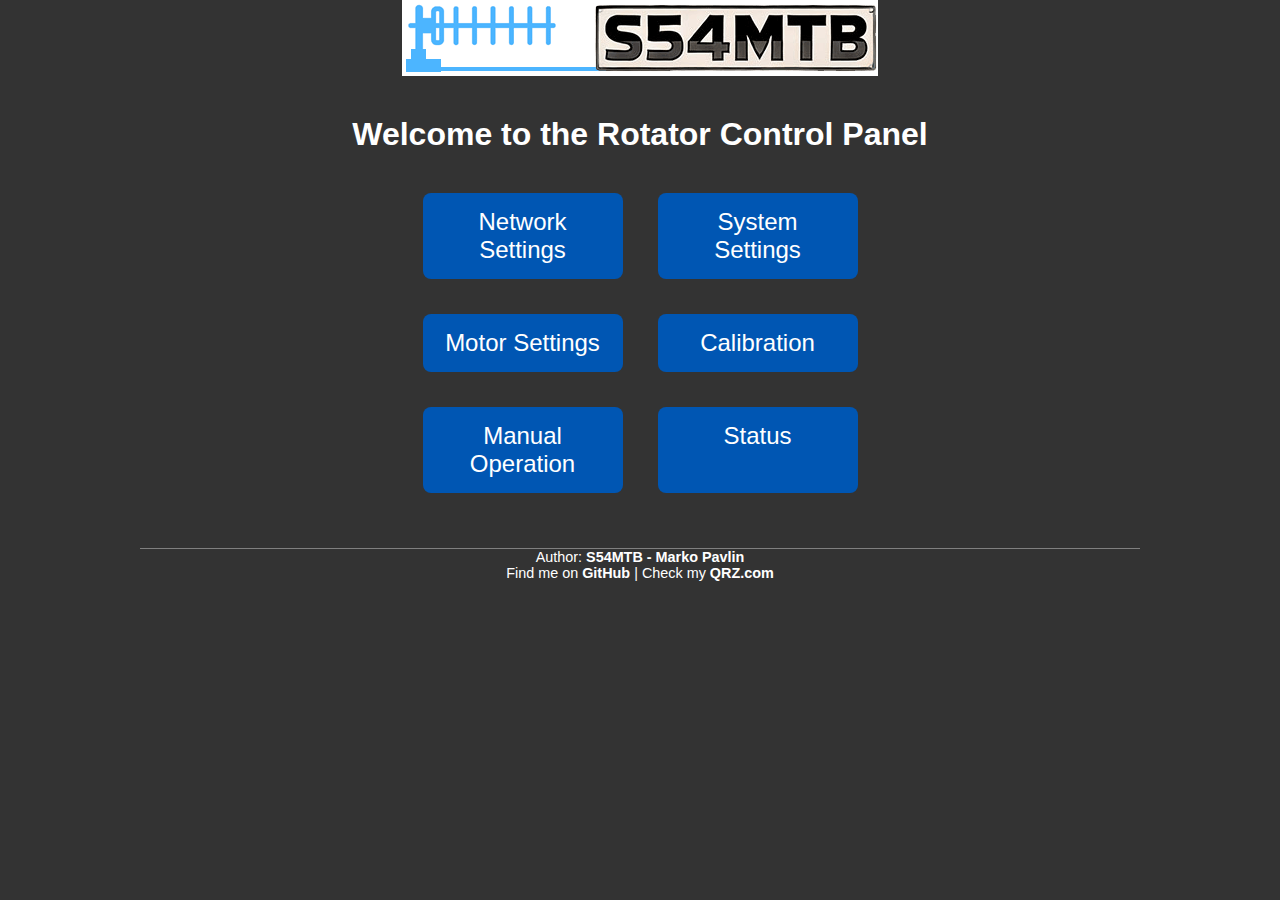
<file: web/index.html>
<!DOCTYPE html>
<html lang="en">
<head>
    <meta charset="UTF-8">
    <meta name="viewport" content="width=device-width, initial-scale=1.0">
    <title>S54MTB Rotator controller</title>
    <link rel="stylesheet" href="style.css">
</head>
<body>
    <!-- Banner Image -->
    <header>
        <img src="banner_s54MTB.png" alt="S54MTB Banner" class="banner">
    </header>

    <div class="container">
        <h1>Welcome to the Rotator Control Panel</h1>
        <div class="button-container">
            <a href="network-settings.cgi" class="button">Network Settings</a>
            <a href="system-settings.cgi" class="button">System Settings</a>
            <a href="motor-settings.cgi" class="button">Motor Settings</a>
            <a href="calibration.cgi" class="button">Calibration</a>
            <a href="manual-operation.cgi" class="button">Manual Operation</a>
            <a href="status.cgi" class="button">Status</a>
        </div>
    </div>

    <!-- Footer -->
    <footer>
	    <hr>
        <p>Author: <strong>S54MTB - Marko Pavlin</strong></p>
        <p>Find me on <a href="https://github.com/s54mtb" target="_blank">GitHub</a> | Check my <a href="https://www.qrz.com/db/S54MTB" target="_blank">QRZ.com</a></p>
    </footer>
</body>
</html>
</file>
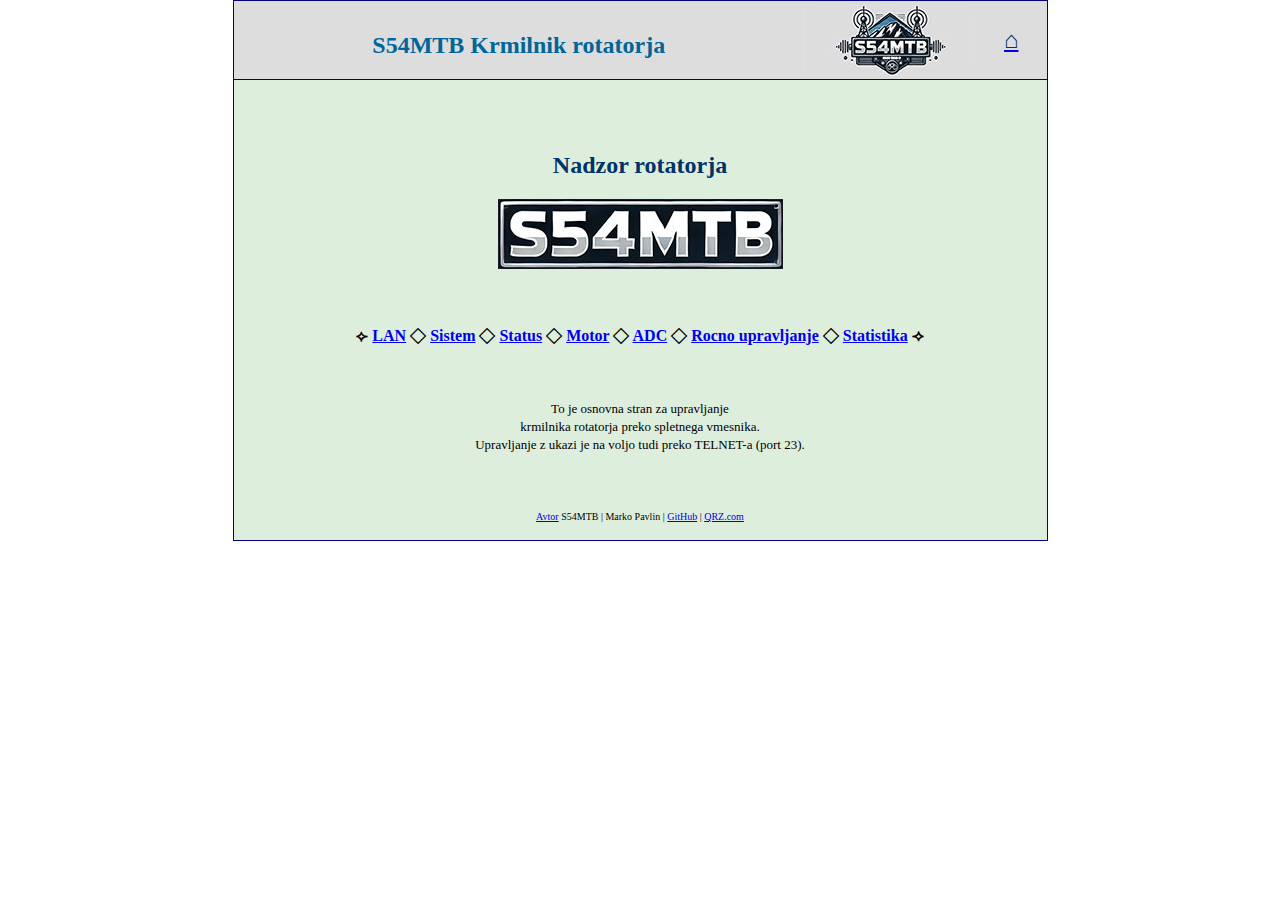
<file: web/arhiv/index.html>
<!DOCTYPE html>
<html>
<head>
<meta name="viewport" content="width=device-width, initial-scale=1.0">
<title>Krmilnik rotatorja S54MTB</title>
</head>

<!-- pg_header.inc begin -->
<body bgColor=#ffffff leftMargin=0 topMargin=10 marginwidth="0" marginheight="0">
<div align=center style="width: 833; height: 470">
<table style="border: 1px solid #000080" height=384 cellSpacing=0 cellPadding=0 width="815">
 <tbody>
 <tr bgColor=#DDDDDD>
  <td style="border-bottom: 1px solid #000080" vAlign=bottom noWrap height=70 margin=50 width="567">
   <h2 align="center"><font face="verdana" color="#006699">S54MTB Krmilnik rotatorja</font></h2>
  </td>
  <td style="border-bottom: 1px solid #000080" vAlign=center noWrap height=78 width="170">
   <a href="http://ham.v4.si"><img border="0" src="logo_170.jpg" align="left" width="171" height="71"></a>
  </td>
  <td style="border-bottom: 1px solid #000080" align=center vAlign=center noWrap width="70"> 
   <a href="index.html"><font face="verdana" color="#003366"><H2>&#8962;</h2></font></a>
  </td>
 </tr>
 <tr>
  <td colSpan=5 height=380 width="815" vAlign=top bgColor=#ddeedd>
   <div align=center>
    <center><font face="verdana">
     <table width="90%" border=0 align=center>
      <tbody><tr>
       <td width="95%">
<!-- pg_header.inc end -->  


        <tr>
          <td colspan="5" height="400" width="805" bgColor=#ddeedd>
            <div align="center">
              <center>
                <table width="90%" border="0">
                  <tbody>
                    <tr>
                      <td width="95%">
                        <h2 align="center"><br>
                        <b><font face="verdana" color=
                        "#003366">Nadzor rotatorja</font></b></h2>

                        <p align="center"><img border="0" src="S54mtb_h70.jpg"></p>

                        <center>
                          <table width="797" height="94" border="0"
                          cellpadding="0" cellspacing="0">
                            <tr>
                              <td align="center"><font face=
                              "Verdana"><b>&#10211; <a href=
                              "/network.cgi">LAN</a> &#9671; <a href=
                              "/system.cgi">Sistem</a> &#9671; <a href=
                              "/status.cgi">Status</a> &#9671; <a href=
                              "/motor.cgi">Motor</a> &#9671; <a href=
                              "/adc.cgi">ADC</a> &#9671; <a href=
                              "/knob.html">Rocno upravljanje</a>  &#9671;
                              <a href="/tcp.cgi">Statistika</a>
                              &#10210;</b></font></td>
                            </tr>
                          </table>

                          <p><font face="Verdana" size="2">To je osnovna stran za upravljanje<br>
                          krmilnika rotatorja preko spletnega vmesnika. <br>
						  Upravljanje z ukazi je na voljo tudi preko TELNET-a (port 23).</font></p>
                        </center>
                      </td>
                    </tr>
                  </tbody>
                </table>
              </center>
            </div>
          </td>
        </tr>


<!-- pg_footer.inc begin -->
       </td>
      </tr></tbody></table>
     </font></center>
    </div>
   </td>
  </tr><tr>
  <td colSpan=5 height=20 width="805" bgColor=#ddeedd>
   <p align=center><font face="Verdana" size="1"><a href="http://ham.v4.si/">
    Avtor</a> S54MTB | Marko Pavlin | <a href="https://github.com/s54mtb">GitHub</a> 
    | <a href="https://www.qrz.com/db/S54MTB">QRZ.com</a></font></p>
  </td>
 </tr></tbody></table>
</div></body>
</html>
<!-- pg_footer.inc end -->
</file>
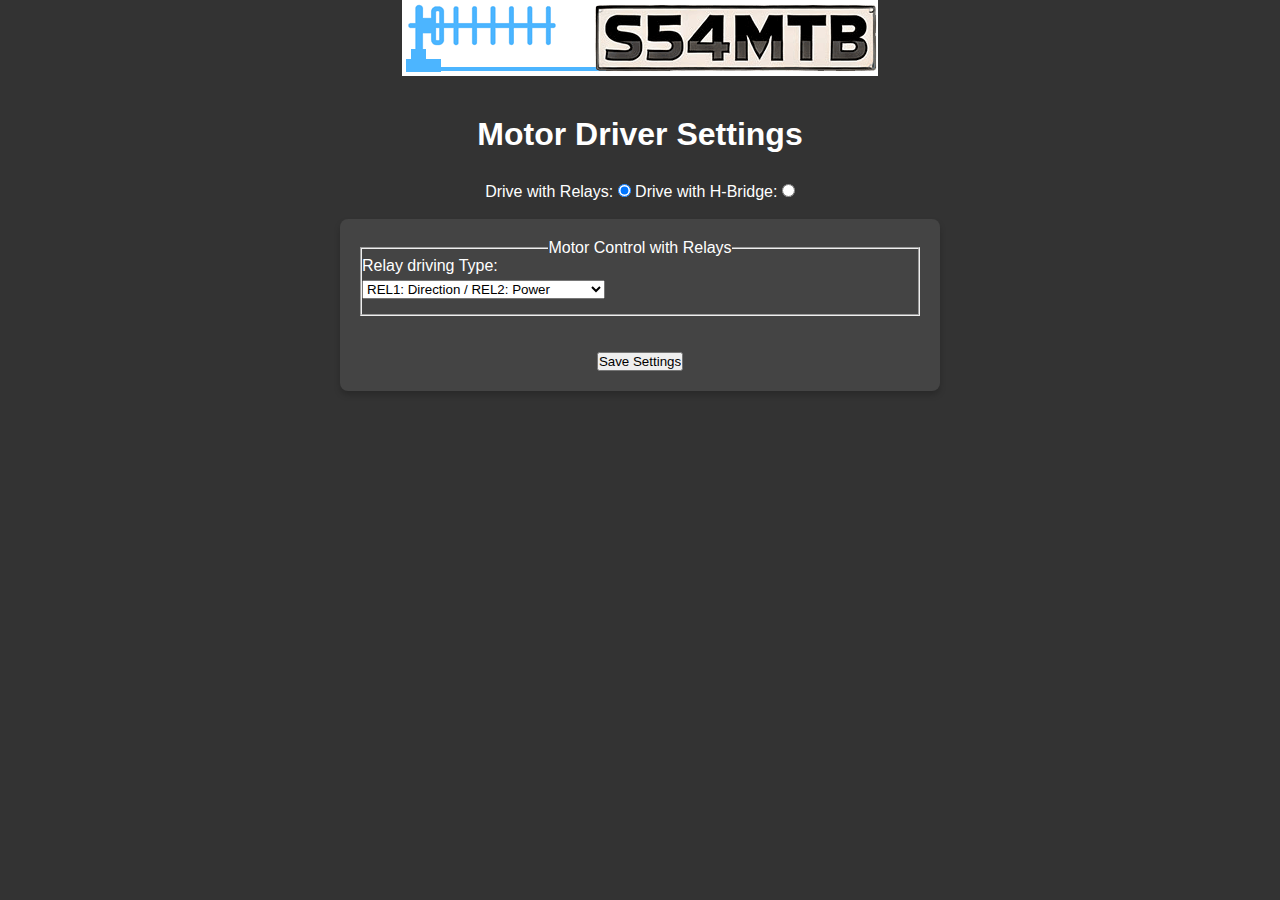
<file: web/motor-settings.htm>
<!DOCTYPE html>
<html lang="en">
<head>
    <meta charset="UTF-8">
    <meta name="viewport" content="width=device-width, initial-scale=1.0">
    <title>Motor Driver Settings</title>
    <link rel="stylesheet" href="style.css">
</head>
<body>

    <!-- Header Section -->
    <header>
        <a href="index.html">
            <img src="banner_s54MTB.png" alt="S54MTB Banner" class="banner">
        </a>
    </header>

    <!-- Main Container for Form -->
    <div class="container">
        <h1>Motor Driver Settings</h1>

        <!-- Driving Method Switch -->
        <label for="drivingMethodRelays">Drive with Relays:</label>
        <input type="radio" id="drivingMethodRelays" name="drivingMethod" value="relays" onclick="toggleDrivingMethod()" checked>
        
        <label for="drivingMethodHBridge">Drive with H-Bridge:</label>
        <input type="radio" id="drivingMethodHBridge" name="drivingMethod" value="hbridge" onclick="toggleDrivingMethod()">
        
        <br><br>

        <form action="#" method="post">
            <!-- Group 1: Motor Control with Relays -->
            <fieldset id="relaysSettings">
                <legend>Motor Control with Relays</legend>

                <div class="form-group">
                    <label for="relayType">Relay driving Type:</label>
                    <select id="relayType" name="relayType" onchange="toggleRelaySettings()">
                        <option value="1">REL1: Direction / REL2: Power</option>
                        <option value="2">REL1: Direction 1 / REL2: Direction 2</option>
                    </select>
                </div>

                <div id="relaySettings1" style="display:none;">
                    <h3>Direction/Power settings</h3>
                    <div class="form-group">
                        <label for="direction">Direction:</label>
                        <select id="direction" name="direction">
                            <option value="cw-ccw">CW/CCW</option>
                            <option value="ccw-cw">CCW/CW</option>
                        </select>
                    </div>

                    <div class="form-group">
                        <label for="powerRelayInv">Power Relay inverted:</label>
                        <input type="checkbox" id="powerRelay" name="powerRelayInv">
                    </div>
                </div>

                <div id="relaySettings2" style="display:none;">
                    <h3>Dir1 / Dir2 Settings</h3>
                    <div class="form-group">
                        <label for="cwRelay">Relay for CW:</label>
                        <input type="radio" id="cwRelay" name="directionRelay" value="cw" checked> 1
                        <input type="radio" id="ccwRelay" name="directionRelay" value="ccw"> 2
                    </div>
                </div>
            </fieldset>

            <!-- Group 2: Motor Control with H-Bridge -->
            <fieldset id="hbridgeSettings" style="display:none;">
                <legend>Motor Control with H-Bridge</legend>

                <div class="form-group">
                    <label for="acceleration">Ramp-up Acceleration (% of full speed per second):</label>
                    <input type="number" id="acceleration" name="acceleration" min="0" max="100" value="50">
                </div>

                <div class="form-group">
                    <label for="deceleration">Ramp-down Deceleration (% of full speed per second):</label>
                    <input type="number" id="deceleration" name="deceleration" min="0" max="100" value="50">
                </div>

                <div class="form-group">
                    <label for="startSpeed">Initial Speed (% of full speed):</label>
                    <input type="number" id="startSpeed" name="startSpeed" min="0" max="100" value="20">
                </div>

                <div class="form-group">
                    <label for="pwmFrequency">PWM Frequency (Hz):</label>
                    <input type="number" id="pwmFrequency" name="pwmFrequency" min="5000" max="30000" value="15000">
                </div>

                <div class="form-group">
                    <label for="invertOutput">Invert H-Bridge Output:</label>
                    <input type="checkbox" id="invertOutput" name="invertOutput">
                </div>

                <div class="form-group">
                    <label for="nominalCurrent">Nominal Motor Current (A):</label>
                    <input type="number" id="nominalCurrent" name="nominalCurrent" min="0" step="0.1" max="6.0" value="1.5">
                </div>

                <div class="form-group">
                    <label for="minCurrentAlert">Min Current Alert (% of nominal current):</label>
                    <input type="number" id="minCurrentAlert" name="minCurrentAlert" min="0" max="100" value="20">
                </div>

                <div class="form-group">
                    <label for="maxCurrentAlert">Max Current Alert (% of nominal current):</label>
                    <input type="number" id="maxCurrentAlert" name="maxCurrentAlert" min="100" max="200" value="150">
                </div>
            </fieldset>

            <br><br>

            <input type="submit" value="Save Settings">
        </form>
    </div>

    <script>
        // Function to toggle the visibility of relay and H-bridge settings based on the selected driving method
        function toggleDrivingMethod() {
            const relaysSettings = document.getElementById("relaysSettings");
            const hbridgeSettings = document.getElementById("hbridgeSettings");

            if (document.getElementById("drivingMethodRelays").checked) {
                relaysSettings.style.display = "block";
                hbridgeSettings.style.display = "none";
            } else {
                relaysSettings.style.display = "none";
                hbridgeSettings.style.display = "block";
            }
        }

        // Function to toggle the relay settings based on the selected relay type
        function toggleRelaySettings() {
            var relayType = document.getElementById("relayType").value;
            if (relayType === "1") {
                document.getElementById("relaySettings1").style.display = "block";
                document.getElementById("relaySettings2").style.display = "none";
            } else if (relayType === "2") {
                document.getElementById("relaySettings1").style.display = "none";
                document.getElementById("relaySettings2").style.display = "block";
            }
        }

        // Initialize the form with the default selected driving method (relays)
        window.onload = function() {
            toggleDrivingMethod();
        };
    </script>
</body>
</html>
</file>
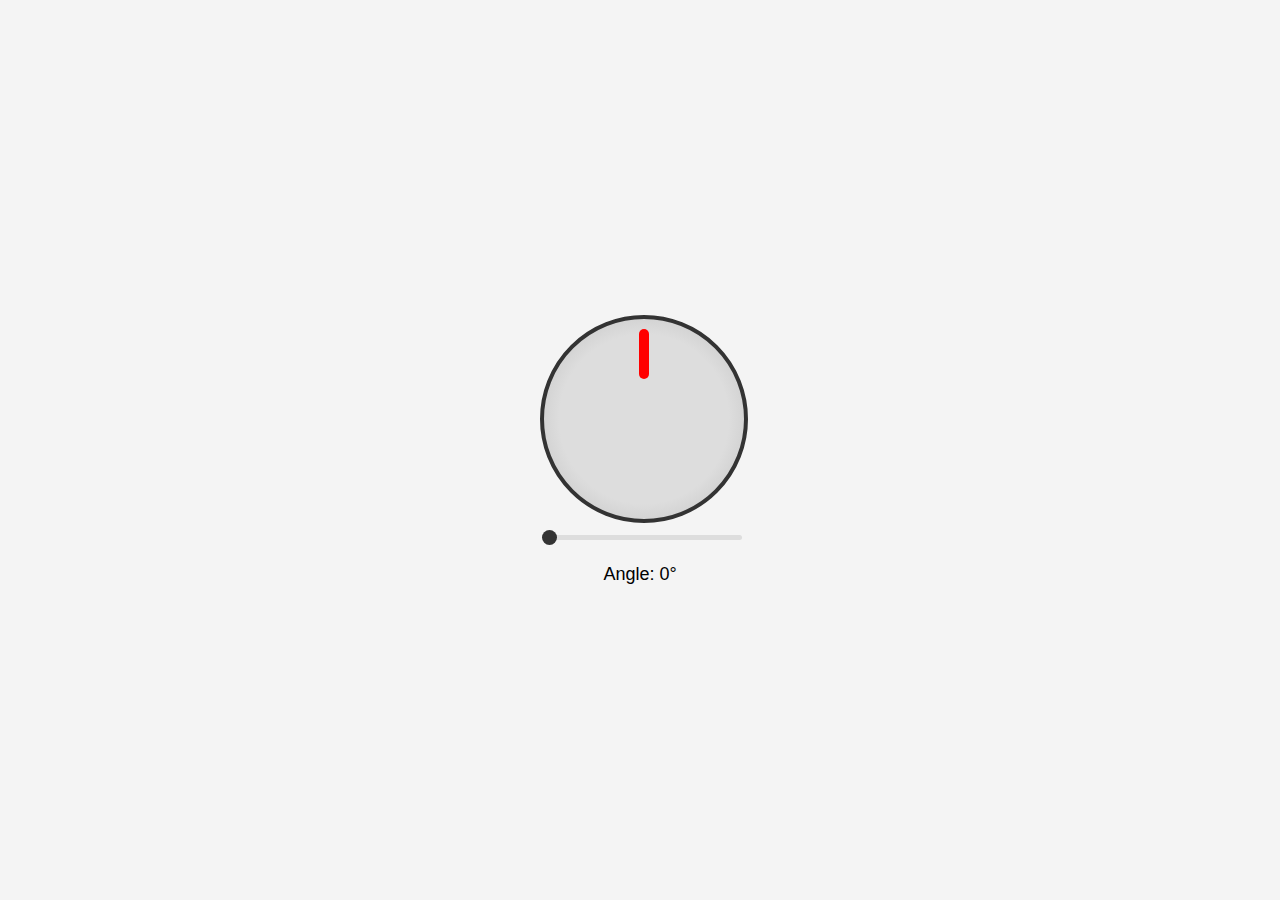
<file: web/arhiv/knob.html>
<!DOCTYPE html>
<html lang="en">
<head>
    <meta charset="UTF-8">
    <meta name="viewport" content="width=device-width, initial-scale=1.0">
    <title>Rotating Knob with HTML5</title>
    <style>
        body {
            display: flex;
            justify-content: center;
            align-items: center;
            height: 100vh;
            margin: 0;
            font-family: Arial, sans-serif;
            background-color: #f4f4f4;
        }

        .container {
            text-align: center;
        }

        .knob-container {
            position: relative;
            width: 200px;
            height: 200px;
        }

        .knob {
            position: relative;
            width: 100%;
            height: 100%;
            border-radius: 50%;
            background: radial-gradient(circle, #ddd 60%, #bbb);
            border: 4px solid #333;
        }

        .knob::after {
            content: '';
            position: absolute;
            width: 10px;
            height: 50px;
            background-color: red;
            top: 10px;
            left: 50%;
            transform: translateX(-50%);
            border-radius: 5px;
        }

        .range-input {
            width: 100%;
            margin-top: 20px;
            -webkit-appearance: none;
            appearance: none;
            height: 5px;
            background: #ddd;
            outline: none;
            border-radius: 5px;
            cursor: pointer;
        }

        .range-input::-webkit-slider-thumb {
            -webkit-appearance: none;
            appearance: none;
            width: 15px;
            height: 15px;
            background: #333;
            border-radius: 50%;
            cursor: pointer;
        }

        .angle-display {
            margin-top: 20px;
            font-size: 18px;
        }
    </style>
</head>
<body>
    <div class="container">
        <div class="knob-container">
            <div class="knob" id="knob"></div>
        </div>
        <input 
            type="range" 
            id="angleInput" 
            class="range-input" 
            min="0" 
            max="360" 
            value="0"
        >
        <div class="angle-display" id="angleDisplay">Angle: 0&#176;</div>
    </div>

    <script>
        const knob = document.getElementById('knob');
        const angleInput = document.getElementById('angleInput');
        const angleDisplay = document.getElementById('angleDisplay');

        // Update the knob rotation based on the range input value
        angleInput.addEventListener('input', () => {
            const angle = angleInput.value;
            knob.style.transform = `rotate(${angle}deg)`;
            angleDisplay.textContent = `Angle: ${angle}&#176;`;
        });
    </script>
</body>
</html>
</file>
<file: web/style.css>
/* General Reset */
* {
    margin: 0;
    padding: 0;
    box-sizing: border-box;
}

/* Body and Background */
body {
    font-family: Arial, sans-serif;
    background-color: #333;
    color: #fff;
    display: flex;
    justify-content: top;
    align-items: center;
    /*height: 100vh;*/
    flex-direction: column;
}

/* Banner Image */
.banner {
    width: 100%;
    max-width: 100%;
    height: auto;
    display: block;
    margin-bottom: 20px;
}

/* Container to Center Content */
.container {
    text-align: center;
    margin-top: 20px;
    max-width: 600px;
    width: 100%;
}

/* Knob and slider */
	.knob-container {
		position: relative;
		width: 200px;
		height: 200px;
	}

	.knob {
		position: relative;
		width: 100%;
		height: 100%;
		border-radius: 50%;
		background: radial-gradient(circle, #ddd 60%, #bbb);
		border: 4px solid #333;
	}

	.knob::after {
		content: '';
		position: absolute;
		width: 10px;
		height: 50px;
		background-color: red;
		top: 10px;
		left: 50%;
		transform: translateX(-50%);
		border-radius: 5px;
	}

	.range-input {
		width: 100%;
		margin-top: 20px;
		-webkit-appearance: none;
		appearance: none;
		height: 5px;
		background: #ddd;
		outline: none;
		border-radius: 5px;
		cursor: pointer;
	}

	.range-input::-webkit-slider-thumb {
		-webkit-appearance: none;
		appearance: none;
		width: 40px; 
		height: 40px;
		background: #ccc;
		border-radius: 50%;
		cursor: pointer;
	}

	.angle-display {
		margin-top: 20px;
		font-size: 18px;
	}

/* Table */
table {
  margin-left: auto;
  margin-right: auto;
  /* Optional: Set a width if needed */
  width: 80%;
  border-collapse: collapse;
}

/* Table Header */
th {
	background-color: #444;
	padding: 10px;
	text-align: left;
	font-size: 1.1rem;
}

/* Table Cells */
td {
	padding: 8px 15px;
	border-bottom: 1px solid #444;
	text-align: left;
}

/* Alternate row colors */
tr:nth-child(even) {
	background-color: #555;
}

tr:nth-child(odd) {
	background-color: #444;
}




/* Header */
h1 {
    font-size: 2rem;
    margin-bottom: 30px;
}

/* Button Styles */
.button-container {
    display: flex;
    flex-direction: column;
    gap: 15px;
}

/* Button Common Style */
.button {
    display: block;
    padding: 20px;
    background-color: #0056b3; /* Darker blue */
    color: #fff;
    text-decoration: none;
    font-size: 1.2rem;
    text-align: center;
    border-radius: 8px;
    transition: background-color 0.3s ease, transform 0.2s ease;
}

/* Button Hover Effects */
.button:hover {
    background-color: #003d80; /* Even darker blue */
    transform: scale(1.05);
}

/* Responsive Styles */
@media screen and (min-width: 600px) {
    /* For larger screens, reduce button size */
    .button {
        font-size: 1.5rem;
        padding: 15px;
    }

    .button-container {
        flex-direction: row;
        flex-wrap: wrap;
        justify-content: center;
    }

    .button {
        width: 200px;
        margin: 10px;
    }
}

/* Form Styles */
form {
    background-color: #444;
    padding: 20px;
    border-radius: 8px;
    width: 100%;
    box-shadow: 0 4px 6px rgba(0, 0, 0, 0.2);
}

/* Form Group Styles */
.form-group {
    margin-bottom: 15px;
    text-align: left;
}

.form-group label {
    display: block;
    font-size: 1rem;
    margin-bottom: 5px;
}

.form-group input {
    width: 100%;
    padding: 10px;
    font-size: 1rem;
    border-radius: 4px;
    border: 1px solid #555;
    background-color: #222;
    color: #fff;
}

.form-group input:disabled {
    background-color: #555;
}

/* Footer Styles */
footer {
    /*background-color: #222;*/
    color: #fff;
    padding: 15px;
    text-align: center;
    font-size: 0.9rem;
    width: 100%;
    margin-top: 30px;
}

footer a {
    color: #fff;
    text-decoration: none;
    font-weight: bold;
}

footer a:hover {
    text-decoration: underline;
}

hr {
  width: 80%;
  height: 1px; /* Adjust the thickness */
  background-color: grey; /* Set the color to grey */
  border: none; /* Remove any default borders */
  margin: 0 auto; /* Center the <hr> horizontally */
}
</file>
